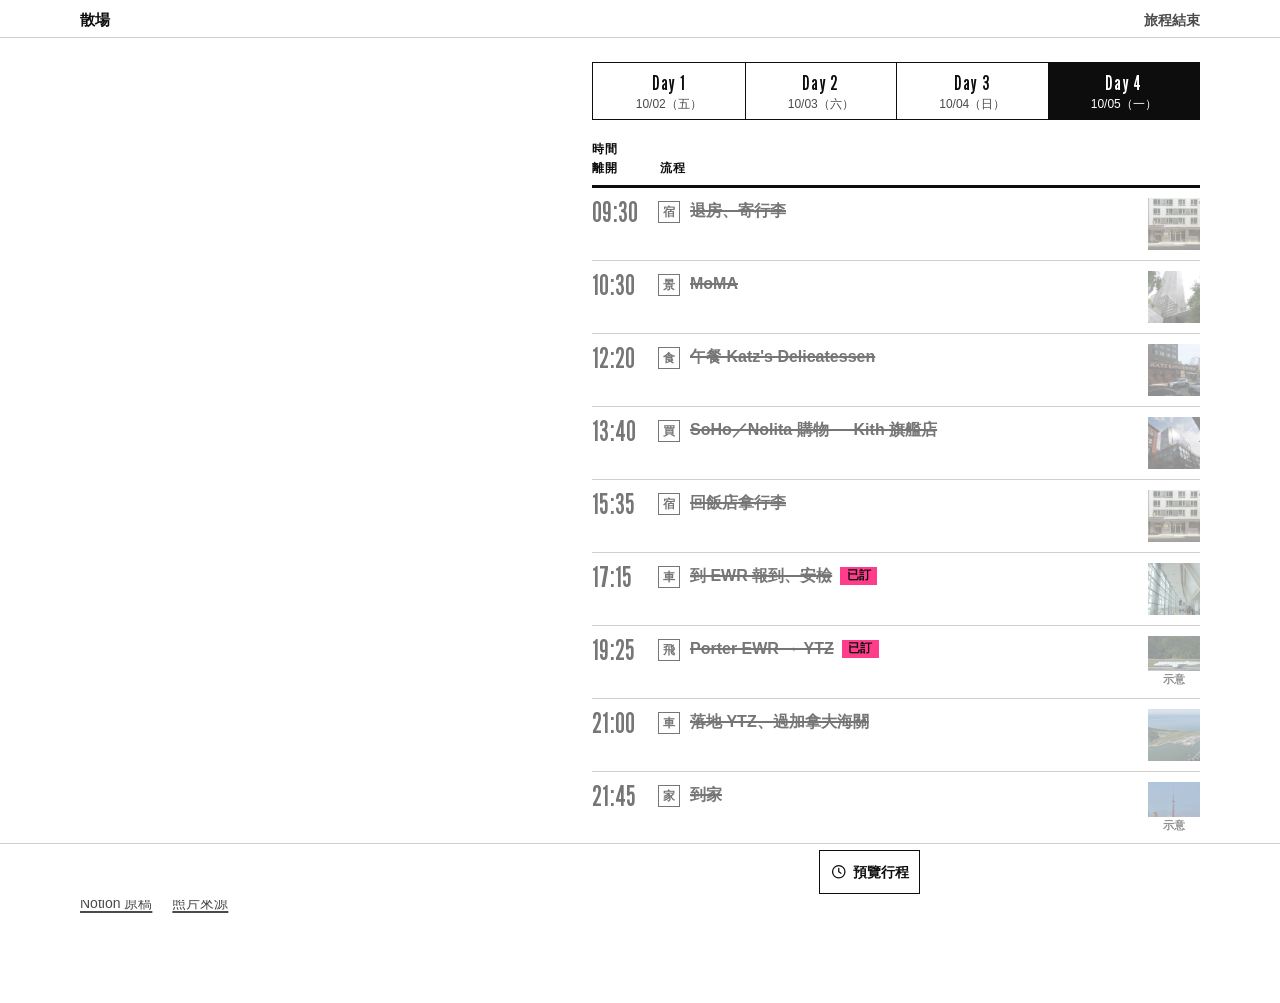
<file: index.html>
<!doctype html>
<html lang="zh-Hant">
<head>
  <meta charset="utf-8">
  <meta name="viewport" content="width=device-width, initial-scale=1, maximum-scale=1, user-scalable=no, viewport-fit=cover">
  <meta name="robots" content="noindex, nofollow">
  <meta name="color-scheme" content="light dark">
  <meta name="theme-color" content="#ffffff">
  <link rel="manifest" href="manifest.webmanifest">
  <link rel="icon" type="image/png" href="icons/icon-192.png">
  <link rel="apple-touch-icon" href="icons/apple-touch-icon.png">
  <!-- launch-images:start (generated by scripts/make-brand-assets.sh) -->
  <link rel="apple-touch-startup-image" media="screen and (device-width: 440px) and (device-height: 956px) and (-webkit-device-pixel-ratio: 3) and (orientation: portrait) and (prefers-color-scheme: light)" href="icons/splash/1320x2868-light.png">
  <link rel="apple-touch-startup-image" media="screen and (device-width: 440px) and (device-height: 956px) and (-webkit-device-pixel-ratio: 3) and (orientation: portrait) and (prefers-color-scheme: dark)" href="icons/splash/1320x2868-dark.png">
  <link rel="apple-touch-startup-image" media="screen and (device-width: 430px) and (device-height: 932px) and (-webkit-device-pixel-ratio: 3) and (orientation: portrait) and (prefers-color-scheme: light)" href="icons/splash/1290x2796-light.png">
  <link rel="apple-touch-startup-image" media="screen and (device-width: 430px) and (device-height: 932px) and (-webkit-device-pixel-ratio: 3) and (orientation: portrait) and (prefers-color-scheme: dark)" href="icons/splash/1290x2796-dark.png">
  <link rel="apple-touch-startup-image" media="screen and (device-width: 428px) and (device-height: 926px) and (-webkit-device-pixel-ratio: 3) and (orientation: portrait) and (prefers-color-scheme: light)" href="icons/splash/1284x2778-light.png">
  <link rel="apple-touch-startup-image" media="screen and (device-width: 428px) and (device-height: 926px) and (-webkit-device-pixel-ratio: 3) and (orientation: portrait) and (prefers-color-scheme: dark)" href="icons/splash/1284x2778-dark.png">
  <link rel="apple-touch-startup-image" media="screen and (device-width: 420px) and (device-height: 912px) and (-webkit-device-pixel-ratio: 3) and (orientation: portrait) and (prefers-color-scheme: light)" href="icons/splash/1260x2736-light.png">
  <link rel="apple-touch-startup-image" media="screen and (device-width: 420px) and (device-height: 912px) and (-webkit-device-pixel-ratio: 3) and (orientation: portrait) and (prefers-color-scheme: dark)" href="icons/splash/1260x2736-dark.png">
  <link rel="apple-touch-startup-image" media="screen and (device-width: 414px) and (device-height: 896px) and (-webkit-device-pixel-ratio: 2) and (orientation: portrait) and (prefers-color-scheme: light)" href="icons/splash/828x1792-light.png">
  <link rel="apple-touch-startup-image" media="screen and (device-width: 414px) and (device-height: 896px) and (-webkit-device-pixel-ratio: 2) and (orientation: portrait) and (prefers-color-scheme: dark)" href="icons/splash/828x1792-dark.png">
  <link rel="apple-touch-startup-image" media="screen and (device-width: 402px) and (device-height: 874px) and (-webkit-device-pixel-ratio: 3) and (orientation: portrait) and (prefers-color-scheme: light)" href="icons/splash/1206x2622-light.png">
  <link rel="apple-touch-startup-image" media="screen and (device-width: 402px) and (device-height: 874px) and (-webkit-device-pixel-ratio: 3) and (orientation: portrait) and (prefers-color-scheme: dark)" href="icons/splash/1206x2622-dark.png">
  <link rel="apple-touch-startup-image" media="screen and (device-width: 393px) and (device-height: 852px) and (-webkit-device-pixel-ratio: 3) and (orientation: portrait) and (prefers-color-scheme: light)" href="icons/splash/1179x2556-light.png">
  <link rel="apple-touch-startup-image" media="screen and (device-width: 393px) and (device-height: 852px) and (-webkit-device-pixel-ratio: 3) and (orientation: portrait) and (prefers-color-scheme: dark)" href="icons/splash/1179x2556-dark.png">
  <link rel="apple-touch-startup-image" media="screen and (device-width: 390px) and (device-height: 844px) and (-webkit-device-pixel-ratio: 3) and (orientation: portrait) and (prefers-color-scheme: light)" href="icons/splash/1170x2532-light.png">
  <link rel="apple-touch-startup-image" media="screen and (device-width: 390px) and (device-height: 844px) and (-webkit-device-pixel-ratio: 3) and (orientation: portrait) and (prefers-color-scheme: dark)" href="icons/splash/1170x2532-dark.png">
  <link rel="apple-touch-startup-image" media="screen and (device-width: 375px) and (device-height: 812px) and (-webkit-device-pixel-ratio: 3) and (orientation: portrait) and (prefers-color-scheme: light)" href="icons/splash/1125x2436-light.png">
  <link rel="apple-touch-startup-image" media="screen and (device-width: 375px) and (device-height: 812px) and (-webkit-device-pixel-ratio: 3) and (orientation: portrait) and (prefers-color-scheme: dark)" href="icons/splash/1125x2436-dark.png">
  <link rel="apple-touch-startup-image" media="screen and (device-width: 375px) and (device-height: 667px) and (-webkit-device-pixel-ratio: 2) and (orientation: portrait) and (prefers-color-scheme: light)" href="icons/splash/750x1334-light.png">
  <link rel="apple-touch-startup-image" media="screen and (device-width: 375px) and (device-height: 667px) and (-webkit-device-pixel-ratio: 2) and (orientation: portrait) and (prefers-color-scheme: dark)" href="icons/splash/750x1334-dark.png">
  <!-- launch-images:end -->
  <meta name="apple-mobile-web-app-capable" content="yes">
  <meta name="apple-mobile-web-app-title" content="2026 紐約行">
  <title>2026 紐約行</title>
  <link rel="preload" href="fonts/league-gothic-latin.woff2" as="font" type="font/woff2" crossorigin>
  <link rel="stylesheet" href="styles.css">
</head>
<body data-cue="idle">
  <h1 class="visually-hidden">2026 紐約行</h1>
  <div id="preview-banner" class="rehearsal" hidden>
    <p><strong>預覽</strong><span id="preview-date"></span> <time id="preview-time"></time></p>
    <button type="button" id="preview-exit">回到現在</button>
  </div>
  <section id="call" class="call" aria-label="離開提醒"></section>
  <p id="announce" class="visually-hidden" aria-live="polite"></p>
  <main class="stage">
    <div class="prompt">
      <div id="cards" tabindex="-1"></div>
      <button type="button" id="pull" class="pull" aria-expanded="false" aria-controls="order"></button>
    </div>
    <div class="order-col">
      <div id="order" class="order">
        <div class="order-inner">
          <nav id="tabs" class="tabs" aria-label="選擇日期"></nav>
          <div class="order-head" aria-hidden="true"><span>時間<br>離開</span><span>流程</span></div>
          <ol id="timeline" class="timeline"></ol>
        </div>
      </div>
    </div>
  </main>
  <footer class="colophon">
    <a href="https://app.notion.com/p/3dabc029903e81b485cfee217af07c64" target="_blank" rel="noopener">Notion 原稿</a>
    <a href="credits.html">照片來源</a>
  </footer>
  <div id="preview-dock" class="preview-dock">
    <div id="preview-launcher" class="preview-launcher">
      <button type="button" id="preview-toggle" class="preview-entry" aria-controls="preview-controls" aria-expanded="false" title="行程載入後可預覽" disabled><svg class="icon" viewBox="0 0 24 24" aria-hidden="true"><circle cx="12" cy="12" r="8.5"/><path d="M12 7.5V12l3 2"/></svg>預覽行程</button>
    </div>
    <section id="preview-controls" class="preview-controls" aria-label="預覽行程控制" hidden>
      <nav id="preview-days" class="preview-days" aria-label="預覽日期"></nav>
      <div class="preview-scrub">
        <div class="preview-description"><label for="preview-slider">拖動時間</label><span id="preview-position"></span></div>
        <div class="preview-track">
          <div class="preview-rail" aria-hidden="true"><span id="preview-fill"></span></div>
          <div id="preview-markers" class="preview-markers" aria-hidden="true"></div>
          <input type="range" id="preview-slider" min="0" max="1439" step="1" value="0" aria-describedby="preview-slider-hint" disabled>
        </div>
        <div class="preview-range" aria-hidden="true"><span id="preview-start"></span><span class="preview-legend"><i></i> 已訂</span><span id="preview-end"></span></div>
        <p id="preview-slider-hint" class="visually-hidden">短線標記每一站的開始時間。左右方向鍵調整一分鐘，或用上一站、下一站直接跳站。</p>
        <p id="preview-outside" class="preview-hint" hidden></p>
        <div class="preview-steps">
          <button type="button" id="preview-previous" disabled><svg class="icon" viewBox="0 0 24 24" aria-hidden="true"><path d="M19 12H5m6-6-6 6 6 6"/></svg>上一站</button>
          <button type="button" id="preview-next" disabled>下一站<svg class="icon" viewBox="0 0 24 24" aria-hidden="true"><path d="M5 12h14m-6-6 6 6-6 6"/></svg></button>
        </div>
        <details id="preview-exact" class="preview-exact">
          <summary>輸入確切時間<svg class="icon" viewBox="0 0 24 24" aria-hidden="true"><path d="m6 9 6 6 6-6"/></svg></summary>
          <form id="preview-form" novalidate>
            <label for="preview-input" id="preview-input-label">確切時間（紐約）</label>
            <div class="preview-fields"><input type="time" id="preview-input" step="60" required disabled><button type="submit" disabled>前往</button></div>
            <p id="preview-input-hint" class="preview-hint"></p>
            <p id="preview-input-error" class="preview-hint" role="alert" hidden></p>
          </form>
        </details>
      </div>
    </section>
  </div>
  <p id="preview-status" class="visually-hidden" role="status" aria-live="polite" aria-atomic="true"></p>
  <script type="module" src="src/main.js"></script>
</body>
</html>
</file>
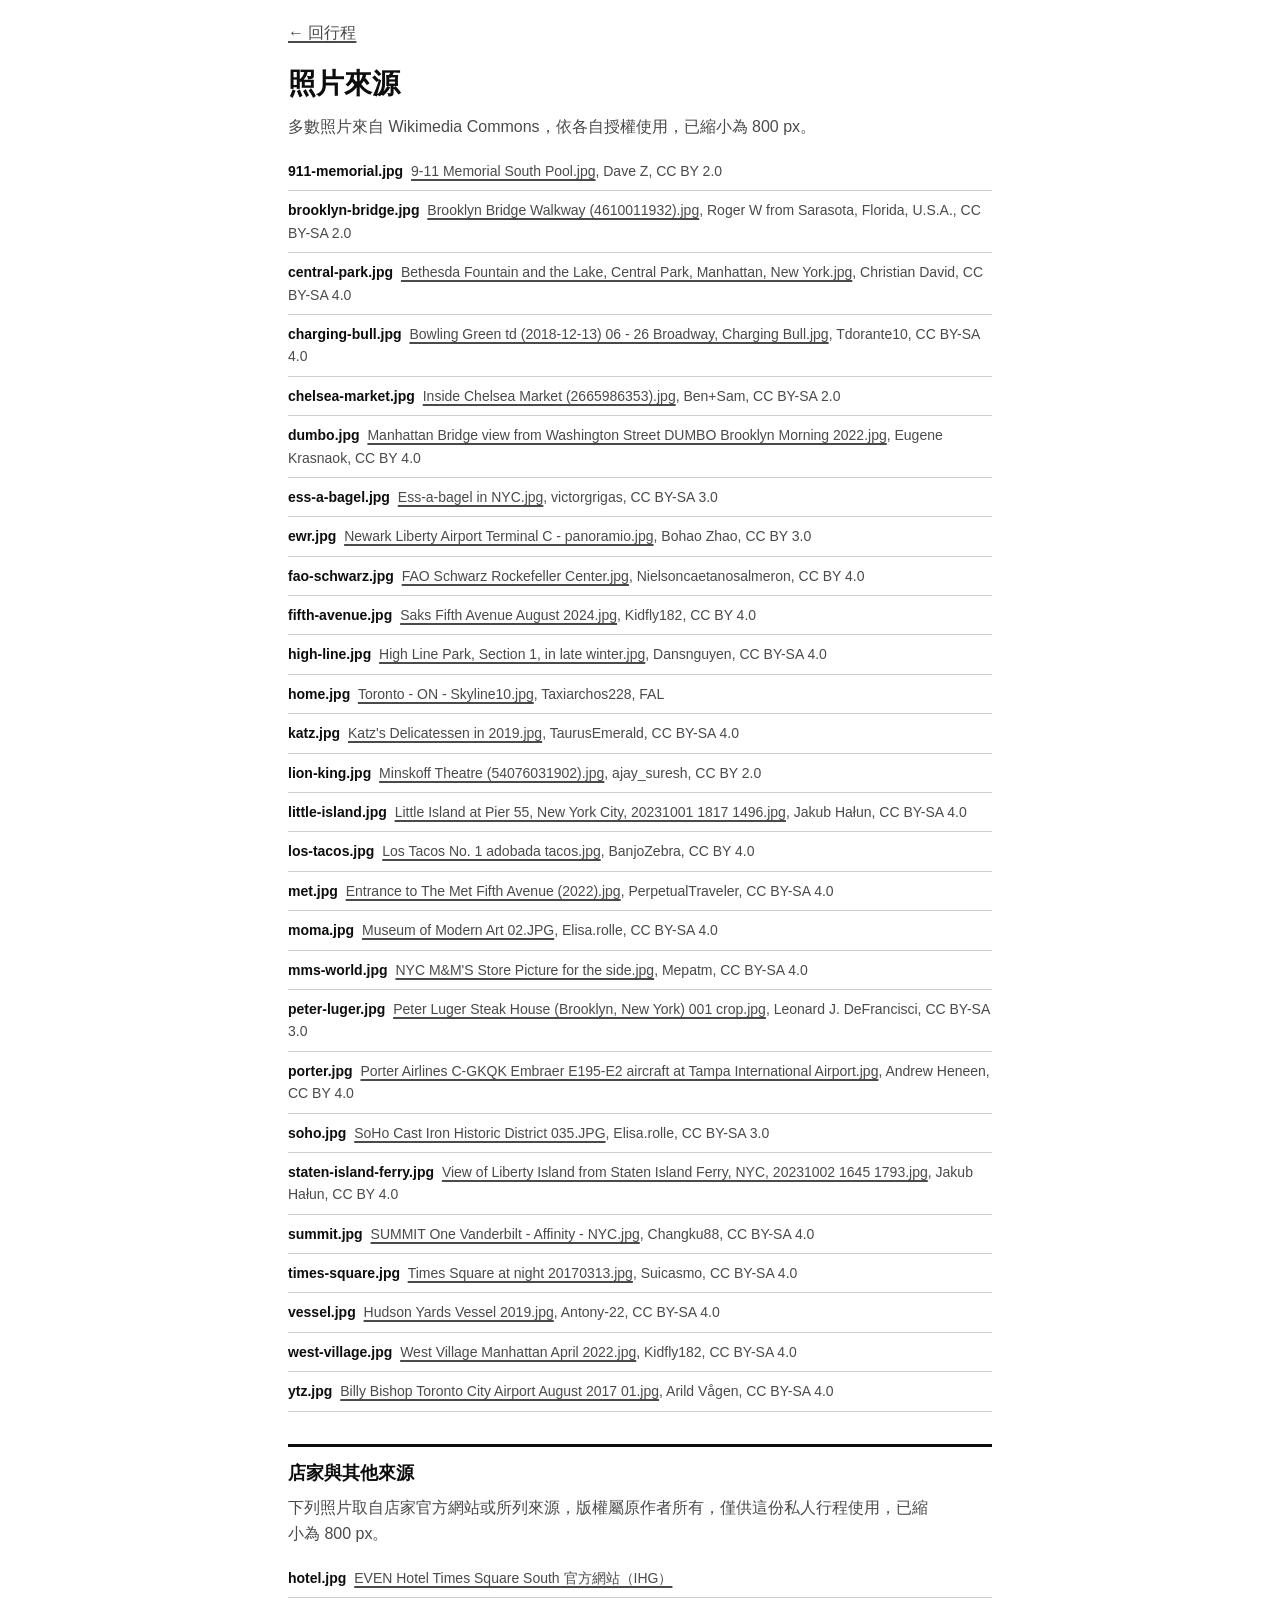
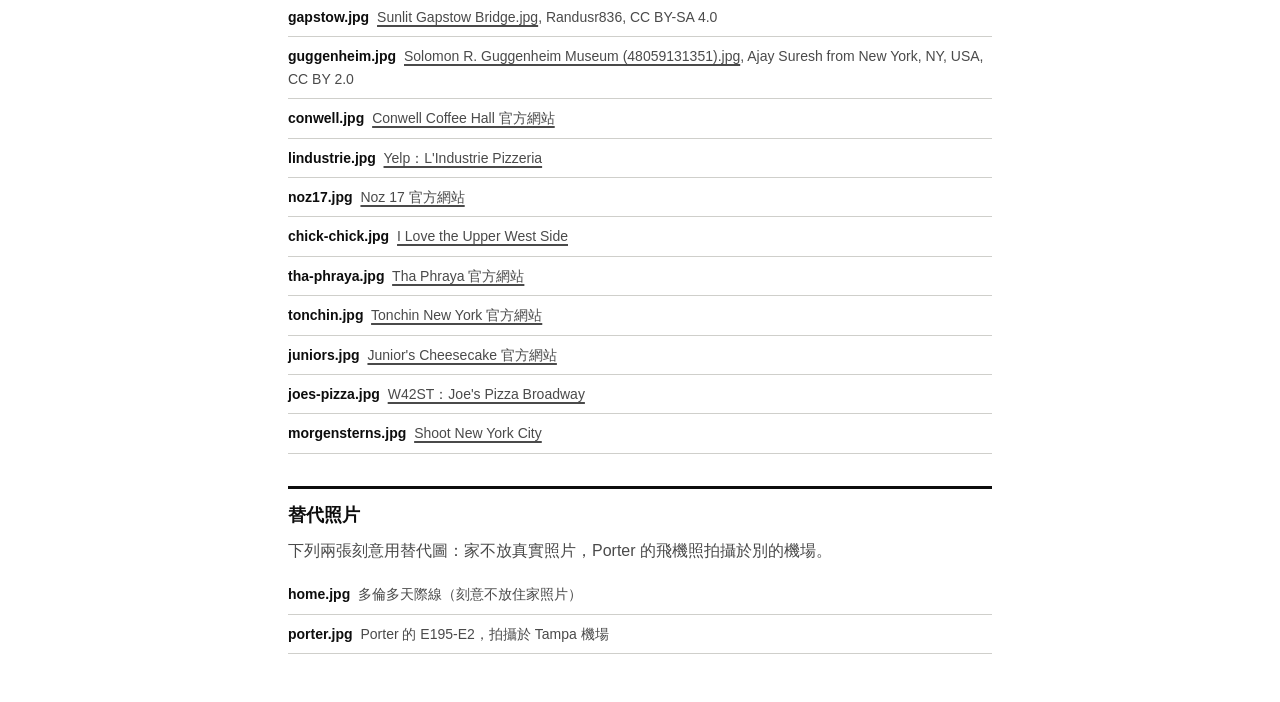
<file: credits.html>
<!doctype html>
<html lang="zh-Hant">
<head>
  <meta charset="utf-8">
  <meta name="viewport" content="width=device-width, initial-scale=1">
  <meta name="robots" content="noindex, nofollow">
  <meta name="color-scheme" content="light dark">
  <title>照片來源</title>
  <link rel="stylesheet" href="styles.css">
</head>
<body>
  <main class="credits-page">
    <p><a href="./">← 回行程</a></p>
    <h1>照片來源</h1>
    <p>多數照片來自 Wikimedia Commons，依各自授權使用，已縮小為 800 px。</p>
    <ul class="credits">
      <li><code>911-memorial.jpg</code> <a href="https://commons.wikimedia.org/wiki/File:9-11_Memorial_South_Pool.jpg">9-11 Memorial South Pool.jpg</a>, Dave Z, CC BY 2.0</li>
      <li><code>brooklyn-bridge.jpg</code> <a href="https://commons.wikimedia.org/wiki/File:Brooklyn_Bridge_Walkway_(4610011932).jpg">Brooklyn Bridge Walkway (4610011932).jpg</a>, Roger W from Sarasota, Florida, U.S.A., CC BY-SA 2.0</li>
      <li><code>central-park.jpg</code> <a href="https://commons.wikimedia.org/wiki/File:Bethesda_Fountain_and_the_Lake,_Central_Park,_Manhattan,_New_York.jpg">Bethesda Fountain and the Lake, Central Park, Manhattan, New York.jpg</a>, Christian David, CC BY-SA 4.0</li>
      <li><code>charging-bull.jpg</code> <a href="https://commons.wikimedia.org/wiki/File:Bowling_Green_td_(2018-12-13)_06_-_26_Broadway,_Charging_Bull.jpg">Bowling Green td (2018-12-13) 06 - 26 Broadway, Charging Bull.jpg</a>, Tdorante10, CC BY-SA 4.0</li>
      <li><code>chelsea-market.jpg</code> <a href="https://commons.wikimedia.org/wiki/File:Inside_Chelsea_Market_(2665986353).jpg">Inside Chelsea Market (2665986353).jpg</a>, Ben+Sam, CC BY-SA 2.0</li>
      <li><code>dumbo.jpg</code> <a href="https://commons.wikimedia.org/wiki/File:Manhattan_Bridge_view_from_Washington_Street_DUMBO_Brooklyn_Morning_2022.jpg">Manhattan Bridge view from Washington Street DUMBO Brooklyn Morning 2022.jpg</a>, Eugene Krasnaok, CC BY 4.0</li>
      <li><code>ess-a-bagel.jpg</code> <a href="https://commons.wikimedia.org/wiki/File:Ess-a-bagel_in_NYC.jpg">Ess-a-bagel in NYC.jpg</a>, victorgrigas, CC BY-SA 3.0</li>
      <li><code>ewr.jpg</code> <a href="https://commons.wikimedia.org/wiki/File:Newark_Liberty_Airport_Terminal_C_-_panoramio.jpg">Newark Liberty Airport Terminal C - panoramio.jpg</a>, Bohao Zhao, CC BY 3.0</li>
      <li><code>fao-schwarz.jpg</code> <a href="https://commons.wikimedia.org/wiki/File:FAO_Schwarz_Rockefeller_Center.jpg">FAO Schwarz Rockefeller Center.jpg</a>, Nielsoncaetanosalmeron, CC BY 4.0</li>
      <li><code>fifth-avenue.jpg</code> <a href="https://commons.wikimedia.org/wiki/File:Saks_Fifth_Avenue_August_2024.jpg">Saks Fifth Avenue August 2024.jpg</a>, Kidfly182, CC BY 4.0</li>
      <li><code>high-line.jpg</code> <a href="https://commons.wikimedia.org/wiki/File:High_Line_Park,_Section_1,_in_late_winter.jpg">High Line Park, Section 1, in late winter.jpg</a>, Dansnguyen, CC BY-SA 4.0</li>
      <li><code>home.jpg</code> <a href="https://commons.wikimedia.org/wiki/File:Toronto_-_ON_-_Skyline10.jpg">Toronto - ON - Skyline10.jpg</a>, Taxiarchos228, FAL</li>
      <li><code>katz.jpg</code> <a href="https://commons.wikimedia.org/wiki/File:Katz%27s_Delicatessen_in_2019.jpg">Katz's Delicatessen in 2019.jpg</a>, TaurusEmerald, CC BY-SA 4.0</li>
      <li><code>lion-king.jpg</code> <a href="https://commons.wikimedia.org/wiki/File:Minskoff_Theatre_(54076031902).jpg">Minskoff Theatre (54076031902).jpg</a>, ajay_suresh, CC BY 2.0</li>
      <li><code>little-island.jpg</code> <a href="https://commons.wikimedia.org/wiki/File:Little_Island_at_Pier_55,_New_York_City,_20231001_1817_1496.jpg">Little Island at Pier 55, New York City, 20231001 1817 1496.jpg</a>, Jakub Hałun, CC BY-SA 4.0</li>
      <li><code>los-tacos.jpg</code> <a href="https://commons.wikimedia.org/wiki/File:Los_Tacos_No._1_adobada_tacos.jpg">Los Tacos No. 1 adobada tacos.jpg</a>, BanjoZebra, CC BY 4.0</li>
      <li><code>met.jpg</code> <a href="https://commons.wikimedia.org/wiki/File:Entrance_to_The_Met_Fifth_Avenue_(2022).jpg">Entrance to The Met Fifth Avenue (2022).jpg</a>, PerpetualTraveler, CC BY-SA 4.0</li>
      <li><code>moma.jpg</code> <a href="https://commons.wikimedia.org/wiki/File:Museum_of_Modern_Art_02.JPG">Museum of Modern Art 02.JPG</a>, Elisa.rolle, CC BY-SA 4.0</li>
      <li><code>mms-world.jpg</code> <a href="https://commons.wikimedia.org/wiki/File:NYC_M%26M%27S_Store_Picture_for_the_side.jpg">NYC M&M'S Store Picture for the side.jpg</a>, Mepatm, CC BY-SA 4.0</li>
      <li><code>peter-luger.jpg</code> <a href="https://commons.wikimedia.org/wiki/File:Peter_Luger_Steak_House_(Brooklyn,_New_York)_001_crop.jpg">Peter Luger Steak House (Brooklyn, New York) 001 crop.jpg</a>, Leonard J. DeFrancisci, CC BY-SA 3.0</li>
      <li><code>porter.jpg</code> <a href="https://commons.wikimedia.org/wiki/File:Porter_Airlines_C-GKQK_Embraer_E195-E2_aircraft_at_Tampa_International_Airport.jpg">Porter Airlines C-GKQK Embraer E195-E2 aircraft at Tampa International Airport.jpg</a>, Andrew Heneen, CC BY 4.0</li>
      <li><code>soho.jpg</code> <a href="https://commons.wikimedia.org/wiki/File:SoHo_Cast_Iron_Historic_District_035.JPG">SoHo Cast Iron Historic District 035.JPG</a>, Elisa.rolle, CC BY-SA 3.0</li>
      <li><code>staten-island-ferry.jpg</code> <a href="https://commons.wikimedia.org/wiki/File:View_of_Liberty_Island_from_Staten_Island_Ferry,_NYC,_20231002_1645_1793.jpg">View of Liberty Island from Staten Island Ferry, NYC, 20231002 1645 1793.jpg</a>, Jakub Hałun, CC BY 4.0</li>
      <li><code>summit.jpg</code> <a href="https://commons.wikimedia.org/wiki/File:SUMMIT_One_Vanderbilt_-_Affinity_-_NYC.jpg">SUMMIT One Vanderbilt - Affinity - NYC.jpg</a>, Changku88, CC BY-SA 4.0</li>
      <li><code>times-square.jpg</code> <a href="https://commons.wikimedia.org/wiki/File:Times_Square_at_night_20170313.jpg">Times Square at night 20170313.jpg</a>, Suicasmo, CC BY-SA 4.0</li>
      <li><code>vessel.jpg</code> <a href="https://commons.wikimedia.org/wiki/File:Hudson_Yards_Vessel_2019.jpg">Hudson Yards Vessel 2019.jpg</a>, Antony-22, CC BY-SA 4.0</li>
      <li><code>west-village.jpg</code> <a href="https://commons.wikimedia.org/wiki/File:West_Village_Manhattan_April_2022.jpg">West Village Manhattan April 2022.jpg</a>, Kidfly182, CC BY-SA 4.0</li>
      <li><code>ytz.jpg</code> <a href="https://commons.wikimedia.org/wiki/File:Billy_Bishop_Toronto_City_Airport_August_2017_01.jpg">Billy Bishop Toronto City Airport August 2017 01.jpg</a>, Arild Vågen, CC BY-SA 4.0</li>
    </ul>
    <h2>店家與其他來源</h2>
    <p>下列照片取自店家官方網站或所列來源，版權屬原作者所有，僅供這份私人行程使用，已縮小為 800 px。</p>
    <ul class="credits">
      <li><code>hotel.jpg</code> <a href="https://www.ihg.com/evenhotels/hotels/us/en/new-york/nyctt/hoteldetail">EVEN Hotel Times Square South 官方網站（IHG）</a></li>
      <li><code>gapstow.jpg</code> <a href="https://commons.wikimedia.org/wiki/File:Sunlit_Gapstow_Bridge.jpg">Sunlit Gapstow Bridge.jpg</a>, Randusr836, CC BY-SA 4.0</li>
      <li><code>guggenheim.jpg</code> <a href="https://commons.wikimedia.org/wiki/File:Solomon_R._Guggenheim_Museum_(48059131351).jpg">Solomon R. Guggenheim Museum (48059131351).jpg</a>, Ajay Suresh from New York, NY, USA, CC BY 2.0</li>
      <li><code>conwell.jpg</code> <a href="https://conwellhall.com/coffee-hall/">Conwell Coffee Hall 官方網站</a></li>
      <li><code>lindustrie.jpg</code> <a href="https://m.yelp.com/biz/l-industrie-pizzeria-new-york">Yelp：L'Industrie Pizzeria</a></li>
      <li><code>noz17.jpg</code> <a href="https://www.noz.global/experience/noz-17">Noz 17 官方網站</a></li>
      <li><code>chick-chick.jpg</code> <a href="https://www.ilovetheupperwestside.com/chick-chick-618-amsterdam-avenue/">I Love the Upper West Side</a></li>
      <li><code>tha-phraya.jpg</code> <a href="https://www.thaphraya.com/">Tha Phraya 官方網站</a></li>
      <li><code>tonchin.jpg</code> <a href="https://www.tonchinnewyork.com/">Tonchin New York 官方網站</a></li>
      <li><code>juniors.jpg</code> <a href="https://www.juniorscheesecake.com/blogs/all?page=3">Junior's Cheesecake 官方網站</a></li>
      <li><code>joes-pizza.jpg</code> <a href="https://app.w42st.com/places/3YZtfeOppSDps5tjTnM7nj/joes-pizza-broadway">W42ST：Joe's Pizza Broadway</a></li>
      <li><code>morgensterns.jpg</code> <a href="https://www.shootnewyorkcity.com/discover-new-york-city/morgensterns-finest-ice-cream-lowe">Shoot New York City</a></li>
    </ul>
    <h2>替代照片</h2>
    <p>下列兩張刻意用替代圖：家不放真實照片，Porter 的飛機照拍攝於別的機場。</p>
    <ul class="credits">
      <li><code>home.jpg</code> 多倫多天際線（刻意不放住家照片）</li>
      <li><code>porter.jpg</code> Porter 的 E195-E2，拍攝於 Tampa 機場</li>
    </ul>
  </main>
</body>
</html>
</file>
<file: styles.css>
/* The Running Order: a stage manager's sheet. One ink on one ground; colour is warning, alert and tape only. */

@font-face {
  font-family: "League Gothic";
  src: url("fonts/league-gothic-latin.woff2") format("woff2");
  font-weight: 400;
  font-style: normal;
  font-display: swap;
}

:root {
  color-scheme: light dark;

  --ground: #ffffff;
  --ink: #0d0d0d;
  --ink-2: #4a4a4a;
  --ink-played: #767676;
  --hairline: #cfcfcb;
  --plate-ground: #e8e8e4;

  /* Reserved by law, as a warning system and not a stop/go sign: yellow is the warning (leave within
     fifteen minutes), red is the alert (leave now), pink is booked. Nothing else may use them, and there
     is no green: green says safe, and nothing on this sheet is ever safe to ignore. */
  --warning-yellow: #ffd400;
  --alert-red: #c81e1e;
  --tape-pink: #ff3d8b;
  --tape-ink: #0d0d0d;

  --gothic: "League Gothic", "Arial Narrow", sans-serif;
  --sans: -apple-system, BlinkMacSystemFont, "PingFang TC", "Noto Sans TC", "Microsoft JhengHei", sans-serif;

  --rule-heavy: 3px solid var(--ink);
  --rule-hair: 1px solid var(--hairline);
  --gutter: max(1rem, calc((100% - 35rem) / 2));
  --ease-out: cubic-bezier(0.16, 1, 0.3, 1);
  --preview-header-height: 0px;
  --preview-dock-height: calc(3.5rem + env(safe-area-inset-bottom));
  --call-safe-top: env(safe-area-inset-top);
}

@media (prefers-color-scheme: dark) {
  :root {
    --ground: #0d0d0d;
    --ink: #f4f4f1;
    --ink-2: #b9b9b4;
    --ink-played: #8a8a86;
    --hairline: #33332f;
    --plate-ground: #1f1f1d;
  }
}

*, *::before, *::after { box-sizing: border-box; }

/* Two people use this one-handed on the street: an accidental pinch or double-tap zoom only gets in the way. */
html { scrollbar-color: var(--ink) transparent; -webkit-text-size-adjust: 100%; touch-action: pan-x pan-y; scroll-padding-top: calc(var(--preview-header-height) + 4rem); scroll-padding-bottom: calc(var(--preview-dock-height) + 1rem); }

body {
  margin: 0;
  background: var(--ground);
  color: var(--ink);
  font: 400 1rem/1.6 var(--sans);
  accent-color: var(--ink);
  caret-color: var(--ink);
}

::selection { background: var(--ink); color: var(--ground); }

:focus-visible { outline: 3px solid var(--ink); outline-offset: 3px; }

a { color: inherit; text-decoration-thickness: 1.5px; text-underline-offset: 0.2em; }

button { font: inherit; color: inherit; cursor: pointer; }

h1, h2, h3, p, ol, ul { margin: 0; }

.icon { width: 1.25em; height: 1.25em; flex: none; fill: none; stroke: currentColor; stroke-width: 1.75; stroke-linecap: round; stroke-linejoin: round; }

.time { font-family: var(--gothic); font-variant-numeric: tabular-nums; letter-spacing: 0.01em; line-height: 1; }

/* Spike tape: the only pink on the sheet, and only on what is booked. */
.tape { display: inline-block; margin-left: 0.5rem; padding: 0.05rem 0.4rem; background: var(--tape-pink); color: var(--tape-ink); font-size: 0.75rem; font-weight: 700; line-height: 1.4; vertical-align: 0.1em; white-space: nowrap; }

.plate { position: relative; background: var(--plate-ground); overflow: hidden; }

/* A stand-in photo says so on its face, in ink, wherever it appears. */
.stand-in { position: absolute; left: 0; bottom: 0; padding: 0.0625rem 0.375rem; background: var(--ground); color: var(--ink); font-size: 0.6875rem; font-weight: 700; letter-spacing: 0.08em; line-height: 1.5; }
.plate-thumb .stand-in { right: 0; padding: 0; font-size: 0.6875rem; text-align: center; letter-spacing: 0.04em; }

.visually-hidden { position: absolute; width: 1px; height: 1px; overflow: hidden; clip-path: inset(50%); white-space: nowrap; }
.plate img { display: block; width: 100%; height: 100%; object-fit: cover; }

/* On a phone the wrappers dissolve so the call can stay pinned for the whole scroll. */
.stage, .prompt, .order-col { display: contents; }

/* Rehearsal: the sheet inverted into a solid band, so a previewed time is never mistaken for live. */
.rehearsal { position: sticky; top: 0; z-index: 10; display: flex; align-items: center; justify-content: space-between; gap: 0.5rem; padding: calc(0.375rem + env(safe-area-inset-top)) var(--gutter) 0.375rem; background: var(--ink); color: var(--ground); font-size: 0.875rem; font-variant-numeric: tabular-nums; }
[hidden] { display: none !important; }
[data-preview="true"] { --call-safe-top: 0px; }
.rehearsal p { display: flex; flex-wrap: wrap; align-items: baseline; gap: 0.25rem 0.375rem; min-width: 0; }
.rehearsal strong { font-weight: 800; letter-spacing: 0.08em; }
.rehearsal time { font: 400 1.75rem/1 var(--gothic); }
.rehearsal button { flex: none; min-height: 2.75rem; padding: 0.125rem 0.625rem; background: none; border: 1.5px solid currentColor; font-weight: 700; }
.rehearsal :focus-visible { outline-color: var(--ground); }

/* The call. While there is time it is one quiet line at the top edge: the page below belongs to the stop.
   When a warning or alert is due the same elements grow into the band, numeral at poster scale, and for a
   booking it floods. It keeps one layout and one set of elements in both states so the change can animate:
   the numeral's size transitions, and the line beneath it rides down as the numeral grows. Only type size
   animates, and only inside this overlay, so the page itself never reflows.

   The band never pushes the page. The call reserves only the quiet line's height in the flow; its inner
   box grows downward over the top of the photo, so the name, the note, the next stop and the button stay
   exactly where they were. */
.call { --call-line: 2.75rem; position: sticky; top: var(--preview-header-height); z-index: 5; height: calc(var(--call-line) + var(--call-safe-top)); font-variant-numeric: tabular-nums; }
.call-inner { position: absolute; top: 0; left: 0; right: 0; isolation: isolate; display: flex; flex-wrap: wrap; align-items: baseline; column-gap: 0.5rem; row-gap: 0; min-height: 100%; padding: calc(0.75rem + var(--call-safe-top)) var(--call-gutter, var(--gutter)) 0.5rem; background: var(--ground); border-bottom: var(--rule-hair); transition: color 0.3s var(--ease-out) 0.1s, border-color 0.3s var(--ease-out); }
.call-inner::before { content: ""; position: absolute; inset: 0; z-index: -1; background: var(--flood, transparent); transform: scaleX(0); transform-origin: left; transition: transform 0.55s var(--ease-out), background-color 0.35s var(--ease-out); }
.call-big { min-width: 0%; line-height: 1; transition: font-size 0.45s var(--ease-out); }
.call-big.is-numeral { font-family: var(--gothic); font-size: 1.25rem; letter-spacing: 0.01em; }
.call-big.is-word { font-size: 0.9375rem; font-weight: 800; }
.call-line { display: flex; flex: 1 1 9rem; align-items: baseline; justify-content: space-between; gap: 0.75rem; min-width: 0; }
.call-tail { font-size: 0.9375rem; font-weight: 700; line-height: 1.2; transition: font-size 0.45s var(--ease-out); }
.call-detail { color: var(--ink-2); font-size: 0.875rem; font-weight: 600; line-height: 1.2; white-space: nowrap; overflow: hidden; text-overflow: ellipsis; transition: font-size 0.45s var(--ease-out), background-color 0.3s var(--ease-out), color 0.3s var(--ease-out); }
.call-strip { flex: 0 0 100%; }
.call-strip .tape-strip { margin: 0.5rem calc(-1 * var(--call-gutter, var(--gutter))) -0.5rem; }

/* The band: only for a warning or an alert. */
[data-cue="warning"] .call-inner, [data-cue="alert"] .call-inner { row-gap: 0.25rem; padding: calc(0.875rem + var(--call-safe-top)) var(--call-gutter, var(--gutter)) 0.75rem; border-bottom: var(--rule-heavy); }
[data-cue="warning"] .call-big.is-numeral, [data-cue="alert"] .call-big.is-numeral { min-width: 100%; font-size: clamp(7.5rem, 43vw, 11rem); line-height: 0.84; letter-spacing: 0.005em; }
[data-cue="warning"] .call-tail, [data-cue="alert"] .call-tail { font-size: 1.375rem; font-weight: 800; }

/* A warning or alert is never colour alone: the countdown inverts into an ink chip, flooded or not. */
[data-cue="warning"] .call-detail, [data-cue="alert"] .call-detail { padding: 0 0.5rem; background: var(--flood-ink, var(--ink)); color: var(--flood, var(--ground)); font-size: 1.375rem; font-weight: 800; }

/* It floods only when the very next stop is booked. The colour wipes in from the numeral. */
[data-hard="true"][data-cue="warning"] { --flood: var(--warning-yellow); --flood-ink: #0d0d0d; }
[data-hard="true"][data-cue="alert"] { --flood: var(--alert-red); --flood-ink: #ffffff; }
[data-hard="true"] .call-inner::before { transform: scaleX(1); }
[data-hard="true"] .call-inner { color: var(--flood-ink); border-bottom-color: var(--flood); }
[data-hard="true"] .call :focus-visible { outline-color: currentColor; }

/* Deep in the day the band condenses to a single line again, keeping its flood. */
@media (max-width: 59.999rem) {
  .is-compact[data-cue="warning"] .call-inner, .is-compact[data-cue="alert"] .call-inner { padding-block: calc(0.5rem + var(--call-safe-top)) 0.5rem; row-gap: 0; }
  .is-compact[data-cue="warning"] .call-big.is-numeral, .is-compact[data-cue="alert"] .call-big.is-numeral { min-width: 0%; font-size: 4rem; line-height: 0.9; }
  .is-compact[data-cue="warning"] .call-tail, .is-compact[data-cue="alert"] .call-tail { font-size: 1rem; }
  .is-compact[data-cue="warning"] .call-detail, .is-compact[data-cue="alert"] .call-detail { font-size: 0.9375rem; }
}

/* With no photo beneath it (before the day's first stop) there is nothing to grow over, so the band takes its own room. */
body:not(:has(.plate-now)) .call { height: auto; }
body:not(:has(.plate-now)) .call-inner { position: relative; }

/* When the itinerary cannot load there is nothing to call and nothing to pull. */
[data-cue="error"] .call, [data-cue="error"] .pull { display: none; }

/* Tape strip: a booking further down the sheet that is starting to press. */
.tape-strip { padding: 0.5rem var(--gutter); background: var(--tape-pink); color: var(--tape-ink); font-size: 0.9375rem; font-weight: 600; line-height: 1.4; font-variant-numeric: tabular-nums; }
.tape-strip-label { margin-right: 0.5rem; padding: 0 0.375rem; border: 1.5px solid var(--tape-ink); font-size: 0.75rem; font-weight: 800; }
.tape-strip.is-late { font-weight: 800; box-shadow: inset 0 0 0 3px var(--tape-ink); }

/* The page: the current stop in full. It carries no times; the call does. */
.plate-now { aspect-ratio: 3 / 2; max-height: 36svh; width: 100%; }
.page-body { padding: 1rem var(--gutter) 1.125rem; }
.now h2 { font-size: 1.75rem; font-weight: 800; line-height: 1.2; text-wrap: balance; }
.now h2 .tape { vertical-align: 0.3em; }
.notes { margin-top: 0.5rem; color: var(--ink-2); font-size: 1rem; line-height: 1.7; max-width: 38em; }
.text-link { display: inline-flex; align-items: center; gap: 0.25rem; margin-top: 0.625rem; font-size: 0.9375rem; font-weight: 600; }

/* A list on the page folds to one ruled line, the way the day does under the pull. */
.page-list { border-top: var(--rule-hair); }
.page-list summary { display: flex; align-items: center; gap: 0.625rem; min-height: 3rem; padding: 0 var(--gutter); font-size: 0.9375rem; font-weight: 800; letter-spacing: 0.02em; list-style: none; cursor: pointer; }
.page-list summary::-webkit-details-marker { display: none; }
.page-list summary .icon { transition: transform 0.35s var(--ease-out); }
.page-list[open] summary .icon { transform: rotate(180deg); }
.page-list .backups-items { list-style: none; margin: 0; padding: 0 var(--gutter) 1rem; display: grid; gap: 0.625rem; }
.page-list li { display: grid; gap: 0.0625rem; font-size: 0.9375rem; line-height: 1.5; }
.page-list li span { color: var(--ink-2); }
.page-list .text-link { margin-top: 0; }

/* Next stop: one row, named in a sentence, with the way there and the one button. */
.next { padding-block: 1rem 1.125rem; border-top: var(--rule-heavy); }
.next-row { display: grid; grid-template-columns: minmax(0, 1fr) 3.25rem; gap: 0.875rem; align-items: start; padding-inline: var(--gutter); }
.next h2 { font-size: 1.1875rem; font-weight: 800; line-height: 1.3; }
.next-label { margin-right: 0.5rem; color: var(--ink-2); font-size: 0.875rem; font-weight: 700; letter-spacing: 0.06em; }
.plate-thumb { width: 3.25rem; height: 3.25rem; }
.leg { display: flex; align-items: flex-start; gap: 0.375rem; margin-top: 0.375rem; color: var(--ink-2); font-size: 0.9375rem; line-height: 1.5; }
.leg .icon { margin-top: 0.1em; color: var(--ink); }
.leg strong { color: var(--ink); font-weight: 700; }
.leg-route { display: block; }

.slab { display: flex; align-items: center; justify-content: space-between; min-height: 3.5rem; margin: 0.875rem var(--gutter) 0; padding: 0 1.125rem; background: var(--ink); color: var(--ground); font-size: 1.125rem; font-weight: 800; letter-spacing: 0.04em; text-decoration: none; transition: transform 0.12s var(--ease-out); }
.slab .icon { width: 1.5rem; height: 1.5rem; stroke-width: 2.25; transition: transform 0.25s var(--ease-out); }
.slab:hover .icon { transform: translateX(4px); }
.slab:active { transform: translateY(2px); }

/* The pull: one gesture deploys the whole order, the same gesture folds it back. */
.pull { display: flex; align-items: center; gap: 0.625rem; width: 100%; min-height: 3.25rem; padding: 0 var(--gutter); background: var(--ground); border: 0; border-top: var(--rule-heavy); border-bottom: var(--rule-hair); font-size: 1rem; font-weight: 800; letter-spacing: 0.04em; text-align: left; }
.pull-count { margin-left: auto; color: var(--ink-2); font-size: 0.875rem; font-weight: 600; font-variant-numeric: tabular-nums; }
.pull .icon { transition: transform 0.45s var(--ease-out); }
.pull[aria-expanded="true"] .icon { transform: rotate(180deg); }

.order { display: grid; grid-template-rows: 0fr; transition: grid-template-rows 0.5s var(--ease-out); }
.order.is-open { grid-template-rows: 1fr; }
.order-inner { min-height: 0; overflow: hidden; padding: 0 var(--gutter); }
.order.is-open .order-inner { padding-bottom: 1.5rem; }

.tabs { display: grid; grid-template-columns: repeat(4, 1fr); margin-top: 1.25rem; border: 1.5px solid var(--ink); }
.tabs button { display: grid; gap: 0.125rem; padding: 0.5rem 0.25rem; background: var(--ground); border: 0; border-left: 1.5px solid var(--ink); line-height: 1.2; }
.tabs button:first-child { border-left: 0; }
.tab-act { font-family: var(--gothic); font-size: 1.25rem; letter-spacing: 0.04em; }
.tab-date { color: var(--ink-2); font-size: 0.75rem; font-variant-numeric: tabular-nums; white-space: nowrap; }
/* Today says so in words, in full ink. A rule across the top read as a second selected state beside the solid selected tab. */
.tabs .is-today .tab-date { color: inherit; font-weight: 800; letter-spacing: 0.08em; }
.tabs .is-selected { background: var(--ink); color: var(--ground); }
.tabs .is-selected .tab-date { color: inherit; }
.tabs button:focus-visible { outline-offset: -5px; outline-color: currentColor; }


.order-head { display: grid; grid-template-columns: 3.5rem 1fr; gap: 0.75rem; align-items: end; margin-top: 1.25rem; padding-bottom: 0.375rem; border-bottom: var(--rule-heavy); font-size: 0.75rem; font-weight: 700; letter-spacing: 0.12em; }

.timeline { list-style: none; padding: 0; }
.cue { border-bottom: var(--rule-hair); }
.cue summary { display: grid; grid-template-columns: 3.5rem 1.375rem minmax(0, 1fr) 3.25rem; align-items: start; gap: 0.625rem; min-height: 4.25rem; padding: 0.625rem 0; list-style: none; cursor: pointer; }
.cue summary::-webkit-details-marker { display: none; }
.cue-time { display: grid; gap: 0.25rem; }
.cue .time { font-size: 1.75rem; }
.out { color: var(--ink-2); font-size: 0.75rem; font-weight: 700; font-variant-numeric: tabular-nums; white-space: nowrap; }
.cue-title { padding-top: 0.125rem; font-weight: 700; line-height: 1.4; }
.code { display: grid; place-items: center; width: 1.375rem; height: 1.375rem; margin-top: 0.1875rem; border: 1.5px solid currentColor; font-size: 0.75rem; font-weight: 700; line-height: 1; }

.cue-body { display: grid; justify-items: start; gap: 0.5rem; padding: 0 0 1rem 6.125rem; }
.cue-body .notes, .cue-body .text-link, .cue-body .leg { margin-top: 0; }
.leave-by { display: flex; align-items: center; gap: 0.375rem; font-size: 0.9375rem; font-weight: 700; font-variant-numeric: tabular-nums; }
.leg-link { text-decoration-thickness: 1.5px; }

.backups { margin-top: 0.375rem; padding-top: 0.625rem; border-top: var(--rule-hair); justify-self: stretch; }
.backups h3 { font-size: 0.875rem; font-weight: 800; letter-spacing: 0.06em; }
.backups ul { list-style: none; padding: 0; margin-top: 0.375rem; display: grid; gap: 0.5rem; }
.backups li { display: grid; gap: 0.0625rem; font-size: 0.9375rem; line-height: 1.5; }
.backups li span { color: var(--ink-2); }
.backups .text-link { margin-top: 0; }

/* Played cues are struck, the way a stage manager crosses off what has been called. */
.cue.is-played summary, .cue.is-played .out { color: var(--ink-played); }
.cue.is-played .cue-title { text-decoration: line-through; text-decoration-thickness: 1.5px; }
.cue.is-played .plate-thumb { opacity: 0.45; }

/* The current cue is the sheet inverted: ink becomes ground. */
.cue.is-current { margin-inline: -0.75rem; padding-inline: 0.75rem; background: var(--ink); color: var(--ground); border-bottom-color: var(--ink); }
.cue.is-current .notes, .cue.is-current .leg, .cue.is-current .out, .cue.is-current .backups li span { color: inherit; opacity: 0.82; }
.cue.is-current .leg .icon, .cue.is-current .leg strong { color: inherit; }
.cue.is-current .backups { border-top-color: currentColor; }
.cue.is-current :focus-visible { outline-color: var(--ground); }

/* Colophon */
.colophon { display: flex; flex-wrap: wrap; align-items: center; gap: 0.75rem 1.25rem; padding: 1.25rem var(--gutter) calc(2rem + env(safe-area-inset-bottom)); border-top: var(--rule-heavy); color: var(--ink-2); font-size: 0.875rem; }

/* Preview is one small entry while live. Only rehearsal deploys the thumb-reachable controls. */
body:has(#preview-dock) { padding-bottom: var(--preview-dock-height); }
.preview-dock { position: fixed; bottom: 0; left: 0; right: 0; z-index: 10; background: var(--ground); padding-bottom: env(safe-area-inset-bottom); }
.preview-launcher { display: flex; justify-content: flex-end; padding: 0.375rem max(1rem, calc((100% - 35rem) / 2)); border-top: var(--rule-hair); }
.preview-entry { display: inline-flex; align-items: center; gap: 0.375rem; min-height: 2.75rem; padding: 0.375rem 0.625rem; border: 1.5px solid var(--ink); background: var(--ground); font-size: 0.875rem; font-weight: 700; }
.preview-dock button:disabled { opacity: 0.35; cursor: default; }
.preview-entry:active:not(:disabled), .preview-steps button:active:not(:disabled) { transform: translateY(1px); }
.preview-controls { border-top: var(--rule-heavy); max-height: 60dvh; overflow-y: auto; overscroll-behavior: contain; }
.preview-days { display: grid; grid-template-columns: repeat(4, minmax(0, 1fr)); max-width: 35rem; margin: 0 auto; border-bottom: 1.5px solid var(--ink); }
.preview-days button { display: grid; gap: 0.125rem; min-height: 3.25rem; padding: 0.375rem 0.25rem; border: 0; border-left: var(--rule-hair); background: var(--ground); line-height: 1.2; }
.preview-days button:first-child { border-left: 0; }
.preview-days .is-selected { background: var(--ink); color: var(--ground); }
.preview-days .is-selected .tab-date { color: inherit; }
.preview-days button:focus-visible { outline-color: currentColor; outline-offset: -4px; }
.preview-scrub { max-width: 35rem; margin: 0 auto; padding: 0.5rem 1rem 0; }
.preview-description { display: flex; justify-content: space-between; gap: 0.5rem; font-size: 0.875rem; }
.preview-description label { font-weight: 800; }
#preview-position { color: var(--ink-2); font-variant-numeric: tabular-nums; }
.preview-track { position: relative; height: 2.75rem; margin-top: 0.125rem; }
.preview-rail { position: absolute; top: 1.25rem; left: 0.875rem; right: 0.875rem; height: 2px; background: var(--hairline); }
.preview-rail span { display: block; height: 100%; background: var(--ink); }
.preview-markers { position: absolute; left: 0.875rem; right: 0.875rem; top: 1.6875rem; pointer-events: none; }
.preview-marker { position: absolute; top: 0; height: 0.5rem; width: 1px; background: var(--ink); transform: translateX(-50%); }
.preview-marker.is-booked, .preview-legend i { width: 0.4375rem; height: 0.4375rem; background: var(--tape-pink); border: 1px solid var(--tape-ink); }
#preview-slider { position: relative; display: block; appearance: none; -webkit-appearance: none; width: 100%; height: 2.75rem; margin: 0; padding: 0; background: transparent; cursor: ew-resize; touch-action: pan-y; }
#preview-slider::-webkit-slider-runnable-track { height: 2px; background: transparent; }
#preview-slider::-webkit-slider-thumb { appearance: none; -webkit-appearance: none; width: 1.75rem; height: 1.75rem; margin-top: calc(-0.875rem + 1px); background: var(--ground); border: 2px solid var(--ink); border-radius: 0; }
#preview-slider::-moz-range-track { height: 2px; background: transparent; }
#preview-slider::-moz-range-thumb { width: 1.5rem; height: 1.5rem; background: var(--ground); border: 2px solid var(--ink); border-radius: 0; }
.preview-range { display: flex; align-items: center; justify-content: space-between; gap: 0.5rem; margin-top: -0.125rem; font-size: 0.75rem; color: var(--ink-2); font-variant-numeric: tabular-nums; line-height: 1.2; }
.preview-legend { display: flex; align-items: center; gap: 0.375rem; }
.preview-legend i { display: block; }
.preview-steps { display: grid; grid-template-columns: repeat(2, minmax(0, 1fr)); gap: 0.75rem; margin-top: 0.625rem; }
.preview-steps button { display: flex; align-items: center; justify-content: center; gap: 0.5rem; min-height: 2.75rem; padding: 0.375rem 0.5rem; background: var(--ground); border: 1.5px solid var(--ink); font-size: 0.9375rem; font-weight: 800; }
.preview-exact { margin-top: 0.25rem; }
.preview-exact summary { display: flex; align-items: center; justify-content: space-between; gap: 0.5rem; list-style: none; min-height: 2.75rem; cursor: pointer; color: var(--ink-2); font-size: 0.875rem; }
.preview-exact summary::-webkit-details-marker { display: none; }
.preview-exact[open] summary .icon { transform: rotate(180deg); }
.preview-exact form { padding: 0 0 0.75rem; }
.preview-exact label { display: block; font-size: 0.875rem; font-weight: 700; }
.preview-fields { display: grid; grid-template-columns: minmax(0, 1fr) auto; gap: 0.625rem; margin-top: 0.375rem; }
/* Keep the secondary field at 16px so iOS does not zoom when it receives focus. */
.preview-fields input { min-width: 0; width: 100%; min-height: 2.75rem; padding: 0.375rem 0.5rem; background: var(--ground); color: var(--ink); border: 1.5px solid var(--ink); border-radius: 0; font: inherit; font-size: 1rem; }
.preview-fields button { padding: 0 1rem; background: var(--ink); color: var(--ground); border: 0; font: inherit; font-weight: 700; }
.preview-fields button:focus-visible { outline-color: var(--ink); }
.preview-hint { margin-top: 0.375rem; font-size: 0.75rem; color: var(--ink-2); }
#preview-input-error { font-weight: 800; color: var(--ink); }

/* Credits page */
.credits-page { padding: 1.25rem var(--gutter) 3rem; }
.credits-page h1 { margin: 1rem 0 0.5rem; font-size: 1.75rem; font-weight: 800; }
.credits-page h2 { margin: 2rem 0 0.5rem; padding-top: 0.75rem; border-top: var(--rule-heavy); font-size: 1.125rem; font-weight: 800; }
.credits-page p { color: var(--ink-2); max-width: 40em; }
.credits { list-style: none; padding: 0; margin-top: 0.75rem; font-size: 0.875rem; color: var(--ink-2); overflow-wrap: anywhere; }
.credits li { padding: 0.5rem 0; border-bottom: var(--rule-hair); }
.credits code { margin-right: 0.25rem; font: 700 0.875rem/1 var(--sans); color: var(--ink); }

/* Wide screens: the call holds the left column, the order stands deployed on the right. */
@media (min-width: 60rem) {
  /* The call spans the top of the window; beneath it the page holds the left column and the day stands open on the right. */
  :root { --gutter: 0rem; --frame: max(2rem, calc((100% - 70rem) / 2)); }
  .call { --call-gutter: var(--frame); height: auto; }
  .call-inner { position: relative; }
  .rehearsal { padding-inline: var(--frame); }
  .stage { display: grid; grid-template-columns: minmax(22rem, 28rem) minmax(26rem, 38rem); justify-content: center; gap: 0 4rem; padding: 1.5rem 2rem 0; }
  .prompt { display: block; position: sticky; top: calc(3.5rem + var(--preview-header-height)); align-self: start; max-height: calc(100dvh - 3.5rem - var(--preview-header-height) - var(--preview-dock-height)); overflow-y: auto; scrollbar-width: none; }
  /* The band is several times taller than the quiet line; while it shows, the page column scrolls with the page instead of sliding under it. */
  [data-cue="warning"] .prompt, [data-cue="alert"] .prompt { position: static; max-height: none; }
  .order-col { display: block; }
  .tape-strip { padding-inline: 1rem; }
  .plate-now { max-height: 18rem; }
  .pull { display: none; }
  .order-inner { overflow: visible; }
  .order-inner .tabs { margin-top: 0; }
  .colophon { padding-inline: var(--frame); }
  .credits-page { padding-inline: max(2rem, calc((100% - 44rem) / 2)); }
}

/* On a short phone, rehearsal tools already take the lower half: use the existing compact call
   and a shorter plate so the stop still has a visible name, rather than spending the rest on a photo. */
@media (max-width: 59.999rem) and (max-height: 43rem) {
  [data-preview="true"] .plate-now { max-height: 20svh; }
  [data-preview="true"]:is([data-cue="warning"], [data-cue="alert"]) .call-inner { padding-block: 0.5rem; row-gap: 0; }
  [data-preview="true"]:is([data-cue="warning"], [data-cue="alert"]) .call-big.is-numeral { min-width: 0%; font-size: 4rem; line-height: 0.9; }
  [data-preview="true"]:is([data-cue="warning"], [data-cue="alert"]) .call-tail { font-size: 1rem; }
  [data-preview="true"]:is([data-cue="warning"], [data-cue="alert"]) .call-detail { font-size: 0.9375rem; }
}

@media (prefers-reduced-motion: reduce) {
  *, *::before, *::after { animation: none !important; transition: none !important; scroll-behavior: auto !important; }
}
</file>
